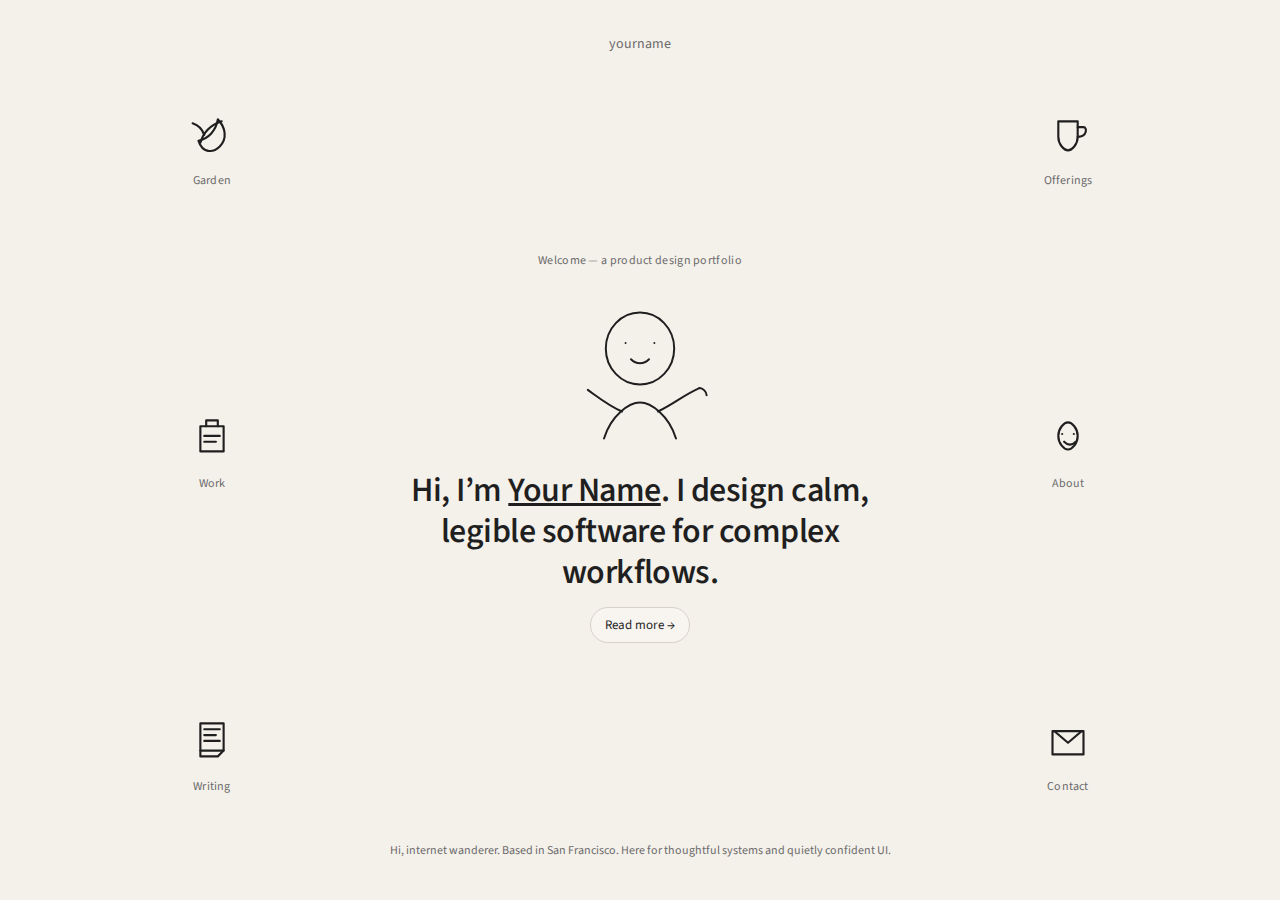
<file: index.html>
<!doctype html>
<html lang="en">
<head>
  <meta charset="utf-8" />
  <meta name="viewport" content="width=device-width,initial-scale=1" />
  <title>Your Name — Product Designer</title>

  <!-- CSS -->
  <link rel="stylesheet" href="styles.css" />

  <!-- Typography -->
  <link rel="preconnect" href="https://fonts.googleapis.com">
  <link rel="preconnect" href="https://fonts.gstatic.com" crossorigin>
  <link href="https://fonts.googleapis.com/css2?family=Source+Sans+3:ital,wght@0,300;0,400;0,600;0,700;1,400&display=swap" rel="stylesheet">

</head>

<body>
  <div class="wrap" id="page">
    <a class="logo" href="#">yourname</a>

    <main class="grid" id="grid">
      <!-- Left column -->
      <a class="island top-left" data-target="garden" href="case-template.html" aria-label="Garden">
        <span class="icon" aria-hidden="true">
          <svg viewBox="0 0 64 64">
            <path d="M18 42c10-2 18-10 20-22 8 8 10 20 2 28-7 7-18 7-22-6z"/>
            <path d="M20 44c3-10 10-18 22-22"/>
            <path d="M12 24c6 2 10 6 12 12"/>
          </svg>
        </span>
        <span class="label">Garden</span>
      </a>

      <a class="island mid-left" data-target="work" href="case-template.html" aria-label="Work">
        <span class="icon" aria-hidden="true">
          <svg viewBox="0 0 64 64">
            <path d="M20 24h24v26H20z"/>
            <path d="M26 24v-6h12v6"/>
            <path d="M24 34h16"/>
            <path d="M24 40h12"/>
          </svg>
        </span>
        <span class="label">Work</span>
      </a>

      <a class="island bot-left" data-target="writing" href="case-template.html" aria-label="Writing">
        <span class="icon" aria-hidden="true">
          <svg viewBox="0 0 64 64">
            <path d="M20 18h24v28H20z"/>
            <path d="M24 24h16"/>
            <path d="M24 30h12"/>
            <path d="M24 36h16"/>
            <path d="M44 46l-6 6H20v-6"/>
          </svg>
        </span>
        <span class="label">Writing</span>
      </a>

      <!-- Center -->
      <section class="center" aria-label="Intro">
        <div class="kicker">Welcome — a product design portfolio</div>

        <!-- Simple illustration of you (SVG) -->
        <div class="me" aria-hidden="true">
          <svg viewBox="0 0 200 200">
            <g id="meWhole" transform="translate(100 105)">
              <path d="M-40 70c8-26 28-40 40-40s32 14 40 40" />
              <g id="head" transform="translate(0 -30)">
                <path d="M-38 0c0-22 17-40 38-40s38 18 38 40-17 40-38 40-38-18-38-40z"/>
                <g id="eyes" transform="translate(0 -6)">
                  <path d="M-16 0h0" />
                  <path d="M16 0h0" />
                  <path d="M-10 18c6 6 14 6 20 0" />
                </g>
              </g>

              <!-- arm exists in the SVG but JS won’t move it -->
              <g id="arm" transform="translate(20 10)">
                <path d="M0 30c20-10 28-18 46-26" />
                <path d="M46 4c4 0 8 4 8 8" />
              </g>

              <path d="M-20 40c-14-6-24-14-38-24" />
            </g>
          </svg>
        </div>

        <h1>
          Hi, I’m <u>Your Name</u>. I design calm, legible software for complex workflows.
        </h1>
        <a class="cta" href="about.html">Read more →</a>
      </section>

      <!-- Right column -->
      <a class="island top-right" data-target="offerings" href="case-template.html" aria-label="Offerings">
        <span class="icon" aria-hidden="true">
          <svg viewBox="0 0 64 64">
            <path d="M22 22h20v16c0 8-6 14-10 14s-10-6-10-14V22z"/>
            <path d="M42 28h6c4 0 4 10-6 10"/>
          </svg>
        </span>
        <span class="label">Offerings</span>
      </a>

      <a class="island mid-right" data-target="about" href="case-template.html" aria-label="About">
        <span class="icon" aria-hidden="true">
          <svg viewBox="0 0 64 64">
            <path d="M22 34c0-8 6-14 10-14s10 6 10 14-6 14-10 14-10-6-10-14z"/>
            <path d="M26 32h0"/>
            <path d="M38 32h0"/>
            <path d="M28 40c4 4 8 4 12 0"/>
          </svg>
        </span>
        <span class="label">About</span>
      </a>

      <a class="island bot-right" data-target="contact" href="case-template.html" aria-label="Contact">
        <span class="icon" aria-hidden="true">
          <svg viewBox="0 0 64 64">
            <path d="M16 26h32v24H16z"/>
            <path d="M18 26l14 12 14-12"/>
          </svg>
        </span>
        <span class="label">Contact</span>
      </a>
    </main>

    <div class="footer">
      Hi, internet wanderer. Based in San Francisco. Here for thoughtful systems and quietly confident UI.
    </div>
  </div>

  <!-- JS (put at end so DOM exists before script runs) -->
  <script src="script.js"></script>
</body>
</html>
</file>
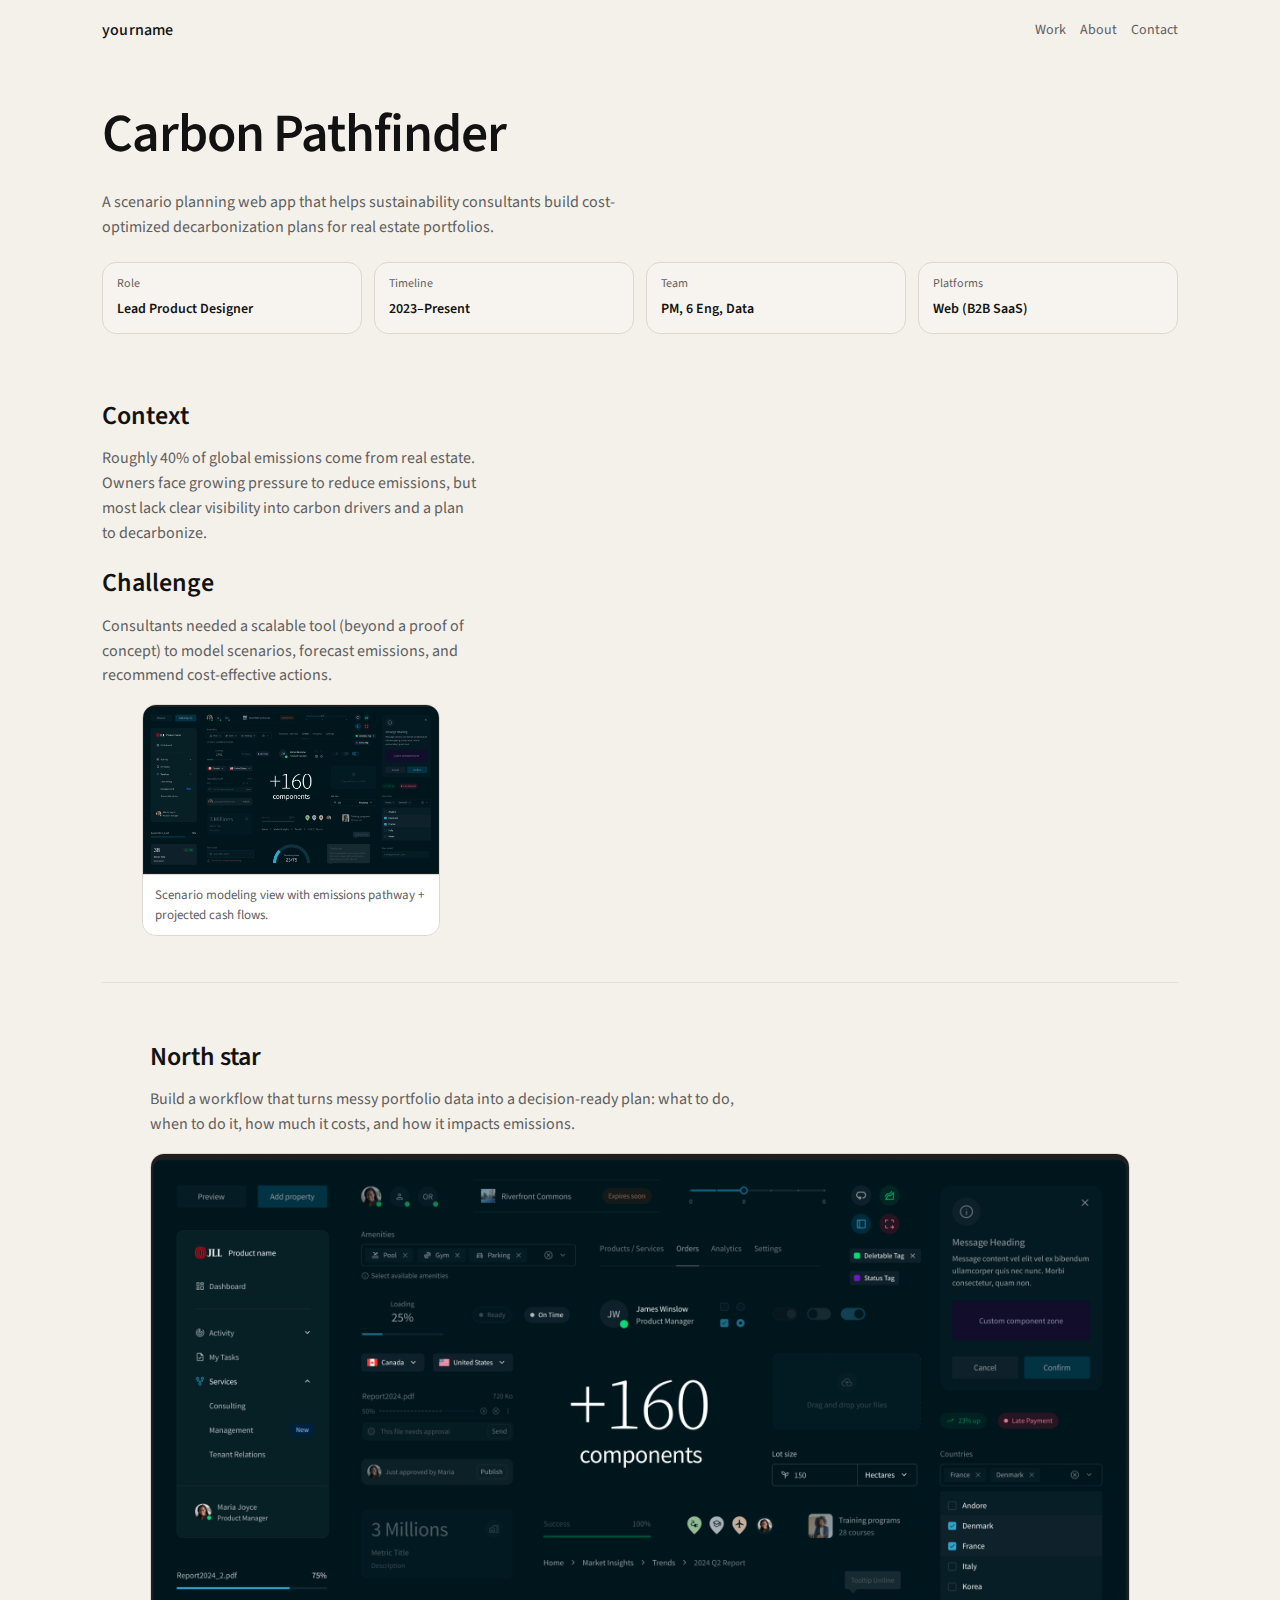
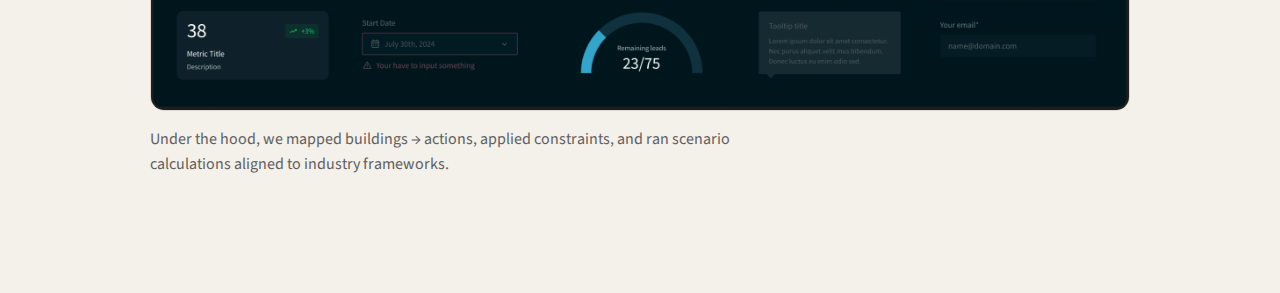
<file: case-template.html>
<!doctype html>
<html lang="en">
<head>
  <meta charset="utf-8" />
  <meta name="viewport" content="width=device-width,initial-scale=1" />
  <title>Case Study — Carbon Pathfinder</title>
  <link rel="stylesheet" href="case.css" />
  <!-- Typography -->
  <link rel="preconnect" href="https://fonts.googleapis.com">
  <link rel="preconnect" href="https://fonts.gstatic.com" crossorigin>
  <link href="https://fonts.googleapis.com/css2?family=Source+Sans+3:ital,wght@0,300;0,400;0,600;0,700;1,400&display=swap" rel="stylesheet">
</head>

<body>
  <!-- Top bar -->
  <div class="topbar">
    <a class="brand" href="index.html">yourname</a>
    <nav class="navlinks">
      <a href="work.html">Work</a>
      <a href="about.html">About</a>
      <a href="contact.html">Contact</a>
    </nav>
  </div>

  <main class="page">
    <!-- Header -->
    <header class="header">
      <h1>Carbon Pathfinder</h1>
      <div class="subtitle">
        A scenario planning web app that helps sustainability consultants build cost-optimized decarbonization plans for real estate portfolios.
      </div>

      <!-- Optional meta row -->
      <div class="meta">
        <div class="metaCard">
          <div class="k">Role</div>
          <div class="v">Lead Product Designer</div>
        </div>
        <div class="metaCard">
          <div class="k">Timeline</div>
          <div class="v">2023–Present</div>
        </div>
        <div class="metaCard">
          <div class="k">Team</div>
          <div class="v">PM, 6 Eng, Data</div>
        </div>
        <div class="metaCard">
          <div class="k">Platforms</div>
          <div class="v">Web (B2B SaaS)</div>
        </div>
      </div>
    </header>

    <!-- TWO-COLUMN SECTION (text left, image right) -->
    <section class="section twoCol">
      <div class="leftCol">
        <h2>Context</h2>
        <p>
          Roughly 40% of global emissions come from real estate. Owners face growing pressure to reduce emissions,
          but most lack clear visibility into carbon drivers and a plan to decarbonize.
        </p>

        <h2 style="margin-top:18px;">Challenge</h2>
        <p>
          Consultants needed a scalable tool (beyond a proof of concept) to model scenarios, forecast emissions,
          and recommend cost-effective actions.
        </p>

      <figure class="fullMedia">
        <img src="images/Screenshot.png" alt="Carbon Pathfinder UI screenshot" />
        <figcaption class="caption">Scenario modeling view with emissions pathway + projected cash flows.</figcaption>
      </figure>
    </section>

    <div class="rule"></div>

    <!-- ONE-COLUMN SECTION (full-width image + text underneath) -->

    <section class="section oneCol">
      <div class="oneColInner">
        <h2>North star</h2>
        
        <p class="prose">
          Build a workflow that turns messy portfolio data into a decision-ready plan: what to do, when to do it, how much it costs, and how it impacts emissions.
        </p>

      <figure class="fullMedia">
      <img src="images/Screenshot.png" alt="System overview" />
      </figure>

    <p class="prose">
      Under the hood, we mapped buildings → actions, applied constraints,
      and ran scenario calculations aligned to industry frameworks.
    </p>
      </div>
    </section>


   

  </main>
</body>
</html>
</file>
<file: styles.css>
:root{
  --bg:#f4f0ea;
  --ink:#1f1f1f;
  --muted:#6b6b6b;
  --line:#d7d1c8;
  --radius:18px;
}
*{ box-sizing:border-box; }
body{
  margin:0;
  background:var(--bg);
  color:var(--ink);
  font-family: "Source Sans 3", ui-sans-serif, system-ui, -apple-system, Segoe UI, Roboto, Arial;
}

h1{
  font-weight: 600;
  letter-spacing: -0.015em;
}

h2{
  font-weight: 600;
}

.label,
.kicker{
  font-weight: 400;
}

.metaCard .k{
  font-weight: 400;
}

.metaCard .v{
  font-weight: 600;
}

.wrap{
  min-height:100svh;
  display:flex;
  flex-direction:column;
  align-items:center;
  padding: 28px 18px 40px;
}
.logo{
  font-size: 14px;
  color: var(--muted);
  margin: 6px 0 22px;
  text-decoration:none;
}

.grid{
  width:min(1100px, 100%);
  flex:1;
  display:grid;
  grid-template-columns: 1fr minmax(280px, 540px) 1fr;
  grid-template-rows: 1fr auto 1fr;
  gap: 28px 36px;
  align-items:center;
}

/* nav islands */
.island{
  display:flex;
  flex-direction:column;
  align-items:center;
  gap: 10px;
  text-decoration:none;
  color:var(--ink);
  padding: 10px 8px;
  border-radius: var(--radius);
  position: relative;
  outline: 1px solid transparent;
}
.island:hover{
  outline-color: var(--line);
  background: rgba(255,255,255,.25);
}
.label{
  font-size: 12px;
  color: var(--muted);
  letter-spacing:.2px;
}
.icon{ width: 62px; height: 62px; display:block; }

/* doodle look */
.island svg, .me svg{
  width:100%;
  height:100%;
  fill:none;
  stroke: var(--ink);
  stroke-width: 2.2;
  stroke-linecap: round;
  stroke-linejoin: round;
}

/* center */
.center{
  grid-column: 2;
  grid-row: 2;
  text-align:center;
  padding: 10px 8px;
  position: relative;
}
.kicker{
  font-size: 12px;
  color: var(--muted);
  letter-spacing:.3px;
  margin-bottom: 12px;
}
h1{
  margin: 10px 0 14px;
  font-weight: 550;
  font-size: clamp(22px, 2.7vw, 34px);
  line-height: 1.2;
}
.cta{
  display:inline-flex;
  align-items:center;
  gap: 8px;
  padding: 8px 14px;
  border-radius: 999px;
  border: 1px solid var(--line);
  background: rgba(255,255,255,.35);
  color: var(--ink);
  text-decoration:none;
  font-size: 13px;
}
.cta:hover{ background: rgba(255,255,255,.55); }

/* “me” illustration container */
.me{
  width: 180px;
  height: 180px;
  margin: 0 auto 6px;
  display:grid;
  place-items:center;
  user-select:none;
  pointer-events:none; /* so hover stays on islands */
}

/* positions around center */
.top-left   { grid-column:1; grid-row:1; justify-self:center; align-self:center; }
.top-right  { grid-column:3; grid-row:1; justify-self:center; align-self:center; }
.mid-left   { grid-column:1; grid-row:2; justify-self:center; align-self:center; }
.mid-right  { grid-column:3; grid-row:2; justify-self:center; align-self:center; }
.bot-left   { grid-column:1; grid-row:3; justify-self:center; align-self:center; }
.bot-right  { grid-column:3; grid-row:3; justify-self:center; align-self:center; }

.footer{
  margin-top: 24px;
  font-size: 12px;
  color: var(--muted);
  text-align:center;
  max-width: 520px;
  line-height:1.4;
}

/* reduced motion accessibility */
@media (prefers-reduced-motion: reduce){
  .island, .cta { transition: none !important; }
}

/* mobile stack */
@media (max-width: 860px){
  .wrap{
    padding: 22px 14px 28px;
  }

  .grid{
    grid-template-columns: 1fr;
    grid-template-rows: auto;
    gap: 12px;
    width: min(680px, 100%);
  }

  /* Center goes first */
  .center{
    grid-column: auto;
    grid-row: auto;
    order: -1;
    text-align: center;
    padding: 6px 6px 10px;
  }

  .me{
    width: 140px;
    height: 140px;
    margin: 0 auto 4px;
  }

  .kicker{
    margin-bottom: 8px;
  }

  h1{
    font-size: clamp(20px, 5.5vw, 28px);
    margin: 8px 0 10px;
  }

  .cta{
    width: 100%;
    justify-content: center;
    padding: 10px 14px;
  }

  /* Islands become a tidy “menu” list */
  .top-left,.top-right,.mid-left,.mid-right,.bot-left,.bot-right{
    grid-column:auto;
    grid-row:auto;
    justify-self:stretch;
    align-self:stretch;
  }

  .island{
    flex-direction: row;
    align-items: center;
    justify-content: flex-start;
    gap: 12px;
    padding: 12px 14px;
    border-radius: 16px;
    background: rgba(255,255,255,.22);
    outline: 1px solid rgba(215,209,200,.9);
  }

  .island:active{
    background: rgba(255,255,255,.35);
  }

  .icon{
    width: 44px;
    height: 44px;
    flex: 0 0 auto;
  }

  .label{
    font-size: 14px;
    color: var(--ink);
  }

  /* Bigger tap targets + better focus */
  .island:focus-visible{
    outline: 2px solid var(--ink);
    outline-offset: 2px;
  }

  .footer{
    margin-top: 16px;
    padding: 0 6px;
  }
}

@media (max-width: 420px){
  .me{ width: 128px; height: 128px; }
  .island{ padding: 11px 12px; }
  .label{ font-size: 13px; }
}
</file>
<file: case.css>
:root{
  --bg:#f4f0ea;
  --surface:#ffffff;
  --ink:#121212;
  --muted:#5f5f5f;
  --line:#ded8cf;

  --max: 1120px;
  --gutter: 22px;

  --h1: clamp(34px, 4.2vw, 56px);
  --h2: clamp(20px, 2.2vw, 26px);
  --body: 16px;
  --radius: 14px;
}

*{ box-sizing:border-box; }
html, body{ height:100%; }
body{
  margin:0;
  background: var(--bg);
  color: var(--ink);
  font-family: "Source Sans 3", ui-sans-serif, system-ui, -apple-system, Segoe UI, Roboto, Arial;
  line-height: 1.55;
}

h1{
  font-weight: 600;
  letter-spacing: -0.015em;
}

h2{
  font-weight: 600;
}

.label,
.kicker{
  font-weight: 400;
}

.metaCard .k{
  font-weight: 400;
}

.metaCard .v{
  font-weight: 600;
}


/* ---------- Top nav ---------- */
.topbar{
  max-width: var(--max);
  margin: 0 auto;
  padding: 18px var(--gutter);
  display:flex;
  align-items:center;
  justify-content:space-between;
}

.brand{
  text-decoration:none;
  color: var(--ink);
  font-weight: 520;
  letter-spacing: .2px;
}
.navlinks{
  display:flex;
  gap: 14px;
  flex-wrap: wrap;
}
.navlinks a{
  color: var(--muted);
  text-decoration:none;
  font-size: 14px;
}
.navlinks a:hover{ color: var(--ink); }

/* ---------- Page shell ---------- */
.page{
  max-width: var(--max);
  margin: 0 auto;
  padding: 20px var(--gutter) 80px;
}

.header{
  padding: 12px 0 12px;
}
.header h1{
  margin: 0 0 14px;
  font-size: var(--h1);
  font-weight: 580;
  letter-spacing: -0.02em;
}
.header .subtitle{
  max-width: 70ch;
  color: var(--muted);
  font-size: 16px;
}

.meta{
  margin-top: 22px;
  display:grid;
  grid-template-columns: repeat(4, minmax(0,1fr));
  gap: 12px;
}
.metaCard{
  border: 1px solid var(--line);
  border-radius: var(--radius);
  padding: 12px 14px;
  background: rgba(255,255,255,.25);
}
.metaCard .k{
  font-size: 12px;
  color: var(--muted);
  margin-bottom: 6px;
}
.metaCard .v{
  font-size: 14px;
  color: var(--ink);
}

/* ---------- Sections ---------- */
.section{
  margin-top: 32px;
}

/* 2-column block: text left, media right */
.twoCol{
  display:grid;
  grid-template-columns: minmax(280px, 0.9fr) minmax(0, 1.6fr);
  gap: 26px;
  align-items:start;
  padding: 18px 0;
}
.leftCol h2{
  margin: 0 0 10px;
  font-size: var(--h2);
  font-weight: 600;
}
.leftCol p, .leftCol li{
  color: var(--muted);
  font-size: var(--body);
  margin: 0 0 10px;
}
.leftCol ul{
  margin: 10px 0 0;
  padding-left: 18px;
}
/* --- Two-column: ensure media fills the right column --- */
.twoCol{
  align-items: start;
}

.twoCol > .media,
.twoCol > figure.media{
  width: 100%;
  max-width: none;
}

.twoCol .media img{
  width: 100%;
  height: auto;
  display: block;
  max-width: none;
}

/* Media block */
.media{
  background: var(--surface);
  border: 1px solid var(--line);
  border-radius: var(--radius);
  overflow:hidden;
}
.media img{
  width:100%;
  height:auto;
  display:block;
}
.caption{
  padding: 10px 12px;
  font-size: 13px;
  color: var(--muted);
  border-top: 1px solid var(--line);
  background: rgba(255,255,255,.6);
}

/* Single-column blocks */
.oneCol{
  padding: 22px 0;
  display: flex;
  justify-content: center; /* centers the column */
}

.oneColInner{
  width: 100%;
  max-width: 980px;   /* controls image width */
  text-align: left;  /* keeps text left-aligned */
}

/* Text width for readability */
.oneColInner .prose{
  max-width: 75ch;
  margin: 0 0 14px;
}

/* Make image align with the same left edge */
.oneColInner .fullMedia{
  width: 100%;
  margin: 16px 0;
}


.oneCol h2{
  margin: 0 0 10px;
  font-size: var(--h2);
}
.prose{
  max-width: 75ch;
  color: var(--muted);
}
.stack{
  margin-top: 14px;
  display:grid;
  gap: 12px;
}
.fullMedia{
  background: var(--surface);
  border: 1px solid var(--line);
  border-radius: var(--radius);
  overflow:hidden;
}
.fullMedia img{
  width:100%;
  height:auto;
  display:block;
}

/* Optional: divider line between major beats */
.rule{
  height:1px;
  background: var(--line);
  margin: 12px 0 0;
  opacity: 0.7;
}

/* ---------- Responsive ---------- */
@media (max-width: 900px){
  .meta{
    grid-template-columns: repeat(2, minmax(0,1fr));
  }
  .twoCol{
    grid-template-columns: 1fr;
    gap: 14px;
  }
}

@media (max-width: 520px){
  .page{ padding-bottom: 56px; }
  .meta{ grid-template-columns: 1fr; }
  .navlinks{ gap: 10px; }
}
</file>
